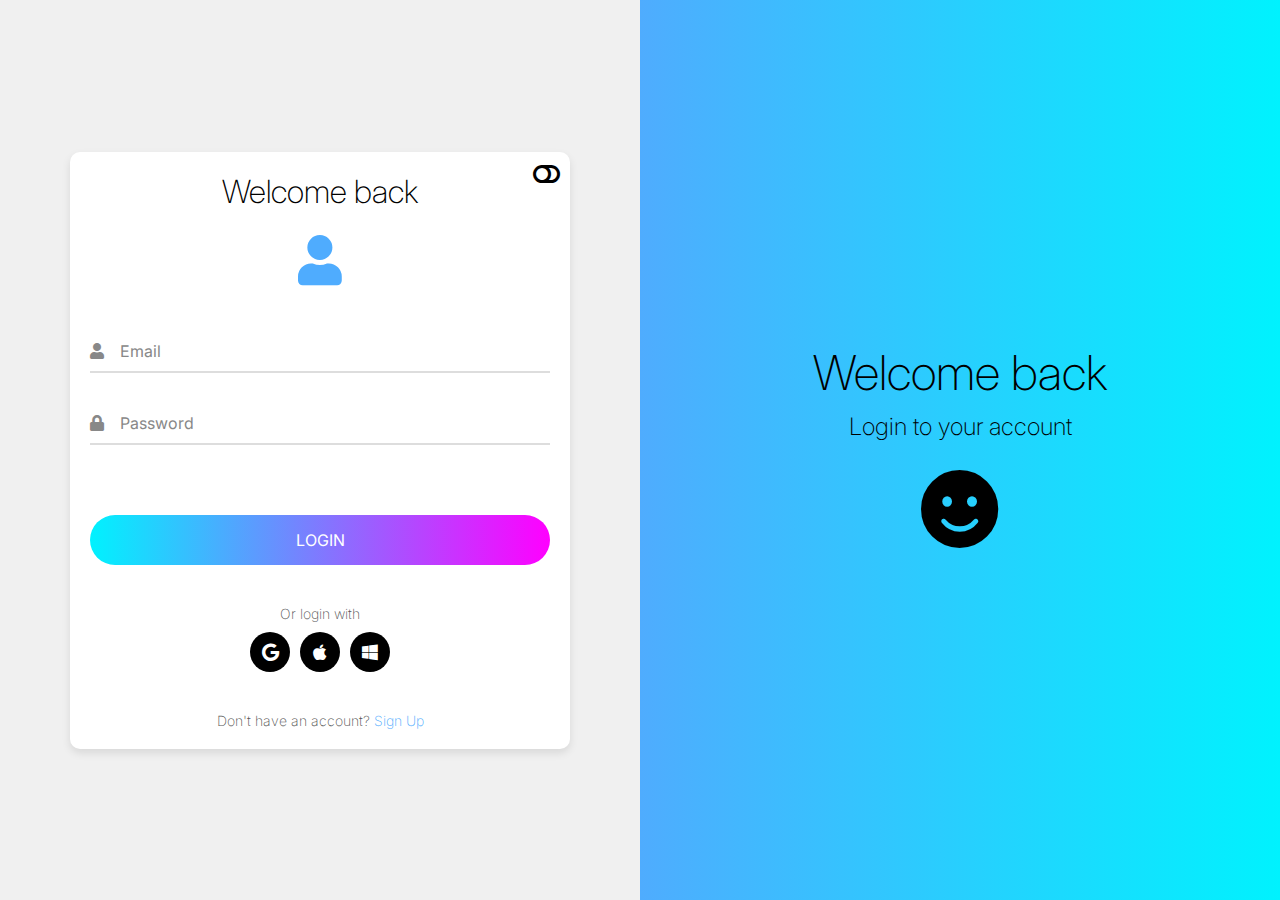
<file: index.html>
<!DOCTYPE html>
<html lang="en">
<head>
    <meta charset="UTF-8">
    <meta name="viewport" content="width=device-width, initial-scale=1.0">
    <title>Login Page</title>
    <link rel="stylesheet" href="styles.css">
    <link rel="stylesheet" href="https://cdnjs.cloudflare.com/ajax/libs/font-awesome/5.15.4/css/all.min.css">
    <link href="https://fonts.googleapis.com/css2?family=Inter:wght@200&display=swap" rel="stylesheet">
</head>
<body>
    <div class="container">
        <div class="login-container">
            <div class="login-box">
                <div class="theme-toggle" id="theme-toggle">
                    <i class="fas fa-toggle-off" id="toggle-icon"></i>
                </div>
                <h1>Welcome back</h1>
                <div class="logo">
                    <i class="fas fa-user"></i>
                </div>
                <form>
                    <div class="input-container">
                        <i class="fas fa-user"></i>
                        <input type="email" id="email" placeholder=" " required>
                        <label for="email">Email</label>
                    </div>
                    <div class="input-container">
                        <i class="fas fa-lock"></i>
                        <input type="password" id="password" placeholder=" " required>
                        <label for="password">Password</label>
                    </div>
                    <button type="submit" class="login-btn">LOGIN</button>
                </form>
                <div class="sso-container">
                    <p>Or login with</p>
                    <div class="sso-buttons">
                        <button class="sso-btn google"><i class="fab fa-google"></i></button>
                        <button class="sso-btn apple"><i class="fab fa-apple"></i></button>
                        <button class="sso-btn microsoft"><i class="fab fa-windows"></i></button>
                    </div>
                </div>
                <p>Don't have an account? <a href="signup.html">Sign Up</a></p>
            </div>
        </div>
        <div class="image-container">
            <div class="image-content">
                <h2>Welcome back</h2>
                <p>Login to your account</p>
                <div class="image-logo">
                    <i class="fas fa-smile"></i>
                </div>
            </div>
        </div>
    </div>
    <script src="script.js"></script>
</body>
</html>
</file>
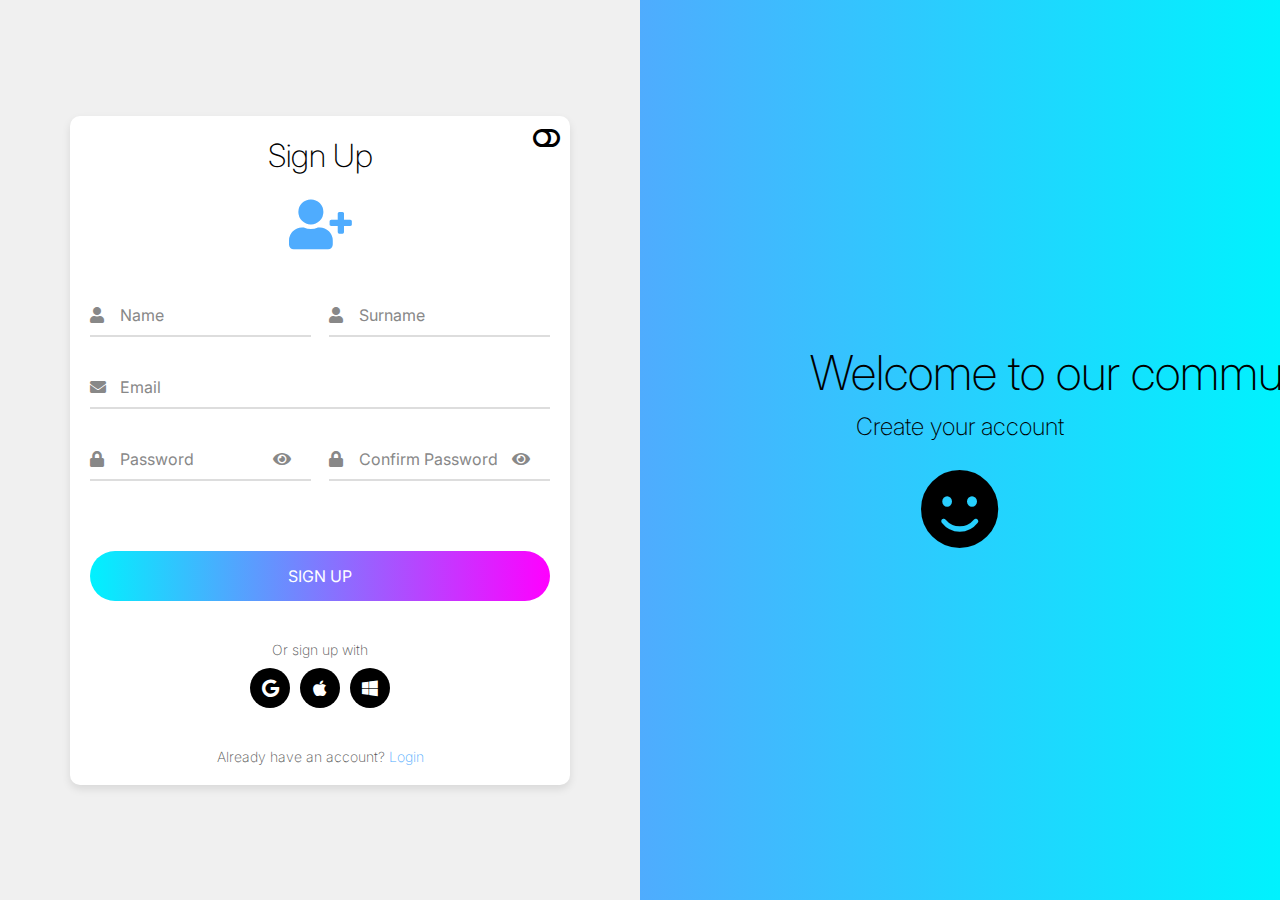
<file: signup.html>
<!DOCTYPE html>
<html lang="en">
<head>
    <meta charset="UTF-8">
    <meta name="viewport" content="width=device-width, initial-scale=1.0">
    <title>Sign Up Page</title>
    <link rel="stylesheet" href="styles.css">
    <link rel="stylesheet" href="https://cdnjs.cloudflare.com/ajax/libs/font-awesome/5.15.4/css/all.min.css">
    <link href="https://fonts.googleapis.com/css2?family=Inter:wght@200&display=swap" rel="stylesheet">
    <style>
        .name-surname-container, .password-container {
            display: flex;
            justify-content: space-between;
        }
        .name-surname-container .input-container, .password-container .input-container {
            width: 48%;
            position: relative;
        }
        .password-mismatch {
            color: red;
            display: none;
            font-size: 0.9em;
        }
        .show-password {
            position: absolute;
            right: 10px;
            top: 50%;
            transform: translateY(-50%);
            cursor: pointer;
        }
    </style>
</head>
<body>
    <div class="container">
        <div class="login-container">
            <div class="login-box">
                <div class="theme-toggle" id="theme-toggle">
                    <i class="fas fa-toggle-off" id="toggle-icon"></i>
                </div>
                <h1>Sign Up</h1>
                <div class="logo">
                    <i class="fas fa-user-plus"></i>
                </div>
                <form id="signup-form">
                    <div class="name-surname-container">
                        <div class="input-container">
                            <i class="fas fa-user"></i>
                            <input type="text" id="name" placeholder=" " required>
                            <label for="name">Name</label>
                        </div>
                        <div class="input-container">
                            <i class="fas fa-user"></i>
                            <input type="text" id="surname" placeholder=" " required>
                            <label for="surname">Surname</label>
                        </div>
                    </div>
                    <div class="input-container">
                        <i class="fas fa-envelope"></i>
                        <input type="email" id="email" placeholder=" " required>
                        <label for="email">Email</label>
                    </div>
                    <div class="password-container">
                        <div class="input-container">
                            <i class="fas fa-lock"></i>
                            <input type="password" id="password" placeholder=" " required>
                            <label for="password">Password</label>
                            <i class="fas fa-eye show-password" id="toggle-password"></i>
                        </div>
                        <div class="input-container">
                            <i class="fas fa-lock"></i>
                            <input type="password" id="confirm-password" placeholder=" " required>
                            <label for="confirm-password">Confirm Password</label>
                            <i class="fas fa-eye show-password" id="toggle-confirm-password"></i>
                        </div>
                    </div>
                    <div class="password-mismatch" id="password-mismatch">Passwords do not match</div>
                    <button type="submit" class="login-btn">SIGN UP</button>
                </form>
                <div class="sso-container">
                    <p>Or sign up with</p>
                    <div class="sso-buttons">
                        <button class="sso-btn google"><i class="fab fa-google"></i></button>
                        <button class="sso-btn apple"><i class="fab fa-apple"></i></button>
                        <button class="sso-btn microsoft"><i class="fab fa-windows"></i></button>
                    </div>
                </div>
                <p>Already have an account? <a href="index.html">Login</a></p>
            </div>
        </div>
        <div class="image-container">
            <div class="image-content">
                <h2>Welcome to our community</h2>
                <p>Create your account</p>
                <div class="image-logo">
                    <i class="fas fa-smile"></i>
                </div>
            </div>
        </div>
        <script src="script.js"></script>
    </div>
</body>
</html>
</file>
<file: styles.css>
/* Common styles */
* {
    margin: 0;
    padding: 0;
    box-sizing: border-box;
    font-family: 'Inter', sans-serif;
}

html, body {
    height: 100%;
    margin: 0;
    font-family: 'Inter', sans-serif;
    transition: background-color 0.3s, color 0.3s;
}

:root {
    --background-light: #ffffff;
    --background-dark: #121212;
    --text-light: #000000;
    --text-dark: #ffffff;
    --input-background-light: #ffffff;
    --input-background-dark: #2c2c2c;
    --input-text-light: #000000;
    --input-text-dark: #ffffff;
    --label-text-light: #888888;
    --label-text-dark: #aaaaaa;
    --button-gradient-light: linear-gradient(to right, #00f2fe, #ff00ff);
    --button-gradient-dark: linear-gradient(to right, #ff00ff, #00f2fe);
    --sso-button-background-light: #000000;
    --sso-button-background-dark: #444444;
    --image-container-gradient-light: linear-gradient(to right, #4facfe, #00f2fe);
    --image-container-gradient-dark: linear-gradient(to right, #1e3c72, #2a5298);
}

body.light-mode {
    background-color: var(--background-light);
    color: var(--text-light);
}

body.dark-mode {
    background-color: var(--background-dark);
    color: var(--text-dark);
}

.container {
    display: flex;
    width: 100%;
    height: 100%;
    position: relative;
}

/* Flexbox centering */
.login-container {
    display: flex;
    justify-content: center;
    align-items: center;
    background-color: #f0f0f0;
    width: 50%;
    height: 100%;
}

.login-box {
    text-align: center;
    width: 100%;
    max-width: 500px;
    padding: 20px;
    background-color: var(--input-background-light);
    border-radius: 10px;
    box-shadow: 0 4px 8px rgba(0, 0, 0, 0.1);
    position: relative;
    transition: background-color 0.3s;
}

body.dark-mode .login-box {
    background-color: var(--input-background-dark);
}

body.light-mode .login-container {
    background-color: #f0f0f0;
}

body.dark-mode .login-container {
    background-color: #1e1e1e;
}

.login-box h1 {
    margin-bottom: 20px;
    font-size: 32px;
    color: var(--text-light);
    font-weight: 200;
    transition: color 0.3s;
}

body.dark-mode .login-box h1 {
    color: var(--text-dark);
}

.logo {
    font-size: 50px;
    margin-bottom: 40px;
    color: #4facfe;
}

.login-box form {
    display: flex;
    flex-direction: column;
    align-items: center;
    width: 100%;
}

.input-container {
    position: relative;
    margin-bottom: 30px;
    width: 100%;
    border-bottom: 2px solid #ddd;
    display: flex;
    align-items: center;
}

.input-container i {
    margin-right: 10px;
    color: #888;
}

.input-container input {
    width: 100%;
    padding: 10px 0;
    border: none;
    outline: none;
    text-align: left;
    font-size: 16px;
    background: none;
    color: var(--input-text-light);
    transition: color 0.3s, background-color 0.3s;
}

body.dark-mode .input-container input {
    color: var(--input-text-dark);
}

.input-container label {
    position: absolute;
    top: 10px;
    left: 30px;
    color: var(--label-text-light);
    font-size: 16px;
    transition: 0.3s ease all;
    pointer-events: none;
}

body.dark-mode .input-container label {
    color: var(--label-text-dark);
}

.input-container input:focus + label,
.input-container input:not(:placeholder-shown) + label {
    top: -10px;
    left: 30px;
    font-size: 12px;
    color: #4facfe;
}

.login-btn {
    width: 100%;
    padding: 15px;
    border: none;
    border-radius: 25px;
    background: var(--button-gradient-light);
    color: white;
    font-size: 16px;
    cursor: pointer;
    margin-top: 40px;
    transition: background 0.3s;
}

body.dark-mode .login-btn {
    background: var(--button-gradient-dark);
}

.login-btn:hover {
    background: linear-gradient(to right, #ff00ff, #00f2fe);
}

.sso-container {
    margin-top: 30px;
}

.sso-container p {
    margin-bottom: 10px;
    font-size: 14px;
    color: #555;
}

.sso-buttons {
    display: flex;
    justify-content: center;
    gap: 10px;
}

.sso-btn {
    display: flex;
    align-items: center;
    justify-content: center;
    width: 40px;
    height: 40px;
    border: none;
    border-radius: 50%;
    background: var(--sso-button-background-light);
    color: #fff;
    font-size: 18px;
    cursor: pointer;
    transition: background 0.3s;
}

body.dark-mode .sso-btn {
    background: var(--sso-button-background-dark);
}

.login-box p {
    margin-top: 40px;
    font-size: 14px;
    color: #555;
    font-weight: 200;
}

.login-box p a {
    color: #4facfe;
    text-decoration: none;
}

.login-box p a:hover {
    text-decoration: underline;
}

.image-container {
    display: none;
    background: var(--image-container-gradient-light);
    width: 50%;
    height: 100%;
    justify-content: center;
    align-items: center;
    flex-direction: column;
    color: var(--text-light);
    text-align: center;
    padding: 20px;
    transition: color 0.3s, background 0.3s;
}

body.dark-mode .image-container {
    background: var(--image-container-gradient-dark);
    color: var(--text-dark);
}

.image-container .image-content {
    max-width: 300px;
}

.image-container .image-logo {
    font-size: 80px;
    margin-top: 20px;
}

.image-container h2 {
    font-size: 48px;
    margin-bottom: 10px;
    font-weight: 200;
    white-space: nowrap;
}

.image-container p {
    font-size: 24px;
    font-weight: 200;
}

/* Media query for desktop view */
@media (min-width: 768px) {
    .container {
        flex-direction: row;
        width: 100%;
        height: 100%;
    }
    .login-container {
        width: 50%;
    }
    .image-container {
        display: flex;
    }
}

/* Media query for mobile view */
@media (max-width: 767px) {
    .container {
        flex-direction: column;
        width: 100%;
        height: 100%;
    }
    .login-container {
        width: 100%;
        padding: 20px;
        justify-content: center;
        align-items: center;
        height: 100%;
    }
    .login-box {
        max-width: 100%;
    }
    .image-container {
        display: none;
    }
}

/* Style for theme toggle */
.theme-toggle {
    position: absolute;
    top: 10px;
    right: 10px;
    display: flex;
    align-items: center;
    cursor: pointer;
}

.theme-toggle i {
    font-size: 24px;
    color: var(--text-light);
    transition: color 0.3s;
}

body.dark-mode .theme-toggle i {
    color: var(--text-dark);
}
</file>
